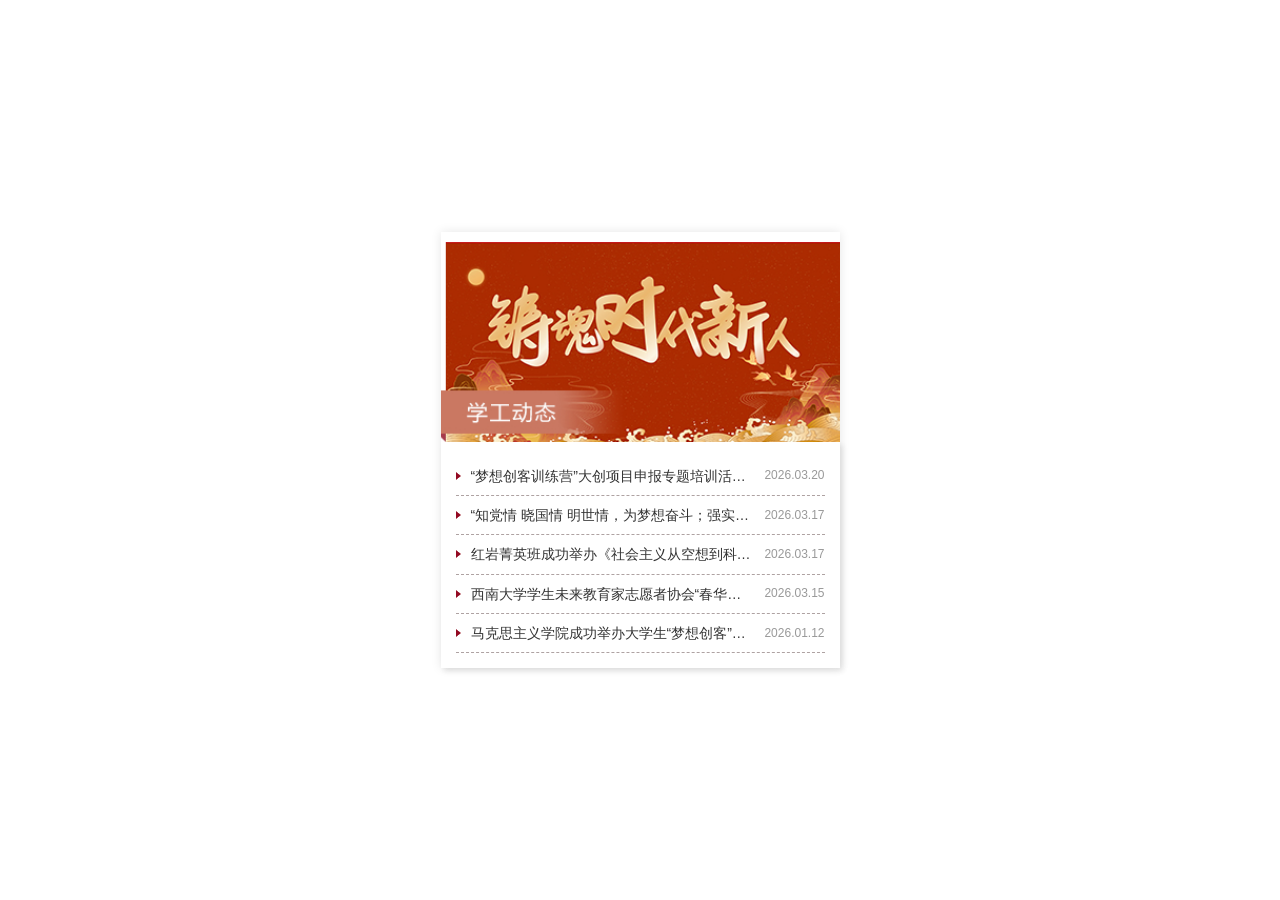
<file: 网页区块/index.html>
<!DOCTYPE html>
<html lang="zh-CN">
<head>
    <meta charset="UTF-8">
    <meta name="viewport" content="width=device-width, initial-scale=1.0">
    <title>马克思主义学院网页的一个区块</title>
    <link rel="stylesheet" href="style.css">
</head>
<body>
    <div class="container">
        <div class="title">
        </div>
        <div class="content">
            <div class="news-item">
                <span class="news-title">“梦想创客训练营”大创项目申报专题培训活动成功举办</span>
                <span class="news-date">2026.03.20</span>
            </div>
            <div class="news-item">
                <span class="news-title">“知党情 晓国情 明世情，为梦想奋斗；强实干 会巧干 肯苦干，为幸福打拼”主题班会顺利举行</span>
                <span class="news-date">2026.03.17</span>
            </div>
            <div class="news-item">
                <span class="news-title">红岩菁英班成功举办《社会主义从空想到科学的发展》主题读书会（一）</span>
                <span class="news-date">2026.03.17</span>
            </div>
            <div class="news-item">
                <span class="news-title">西南大学学生未来教育家志愿者协会“春华秋实·笃行志昂”新学期启动会暨团建活动圆满完成</span>
                <span class="news-date">2026.03.15</span>
            </div>
            <div class="news-item">
                <span class="news-title">马克思主义学院成功举办大学生“梦想创客”训练营</span>
                <span class="news-date">2026.01.12</span>
            </div>
        </div>
    </div>
</body>
</html>
</file>
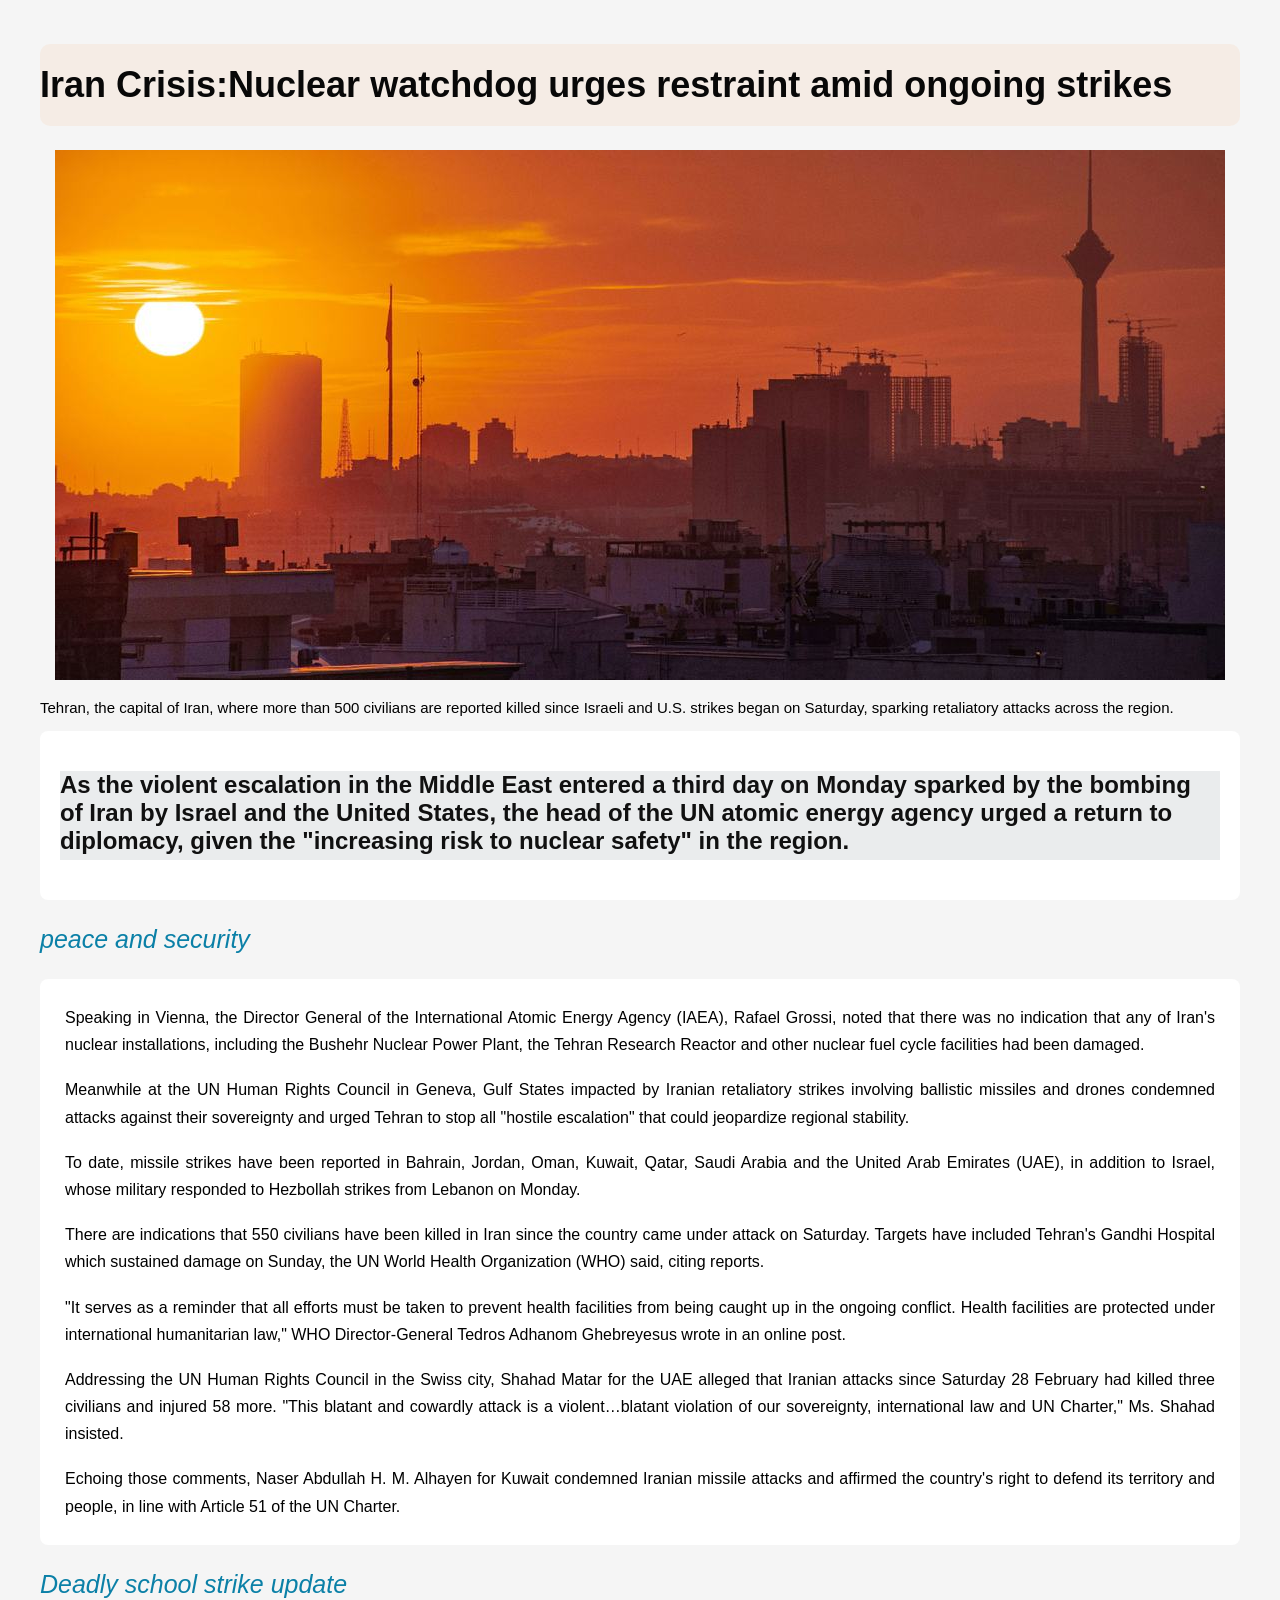
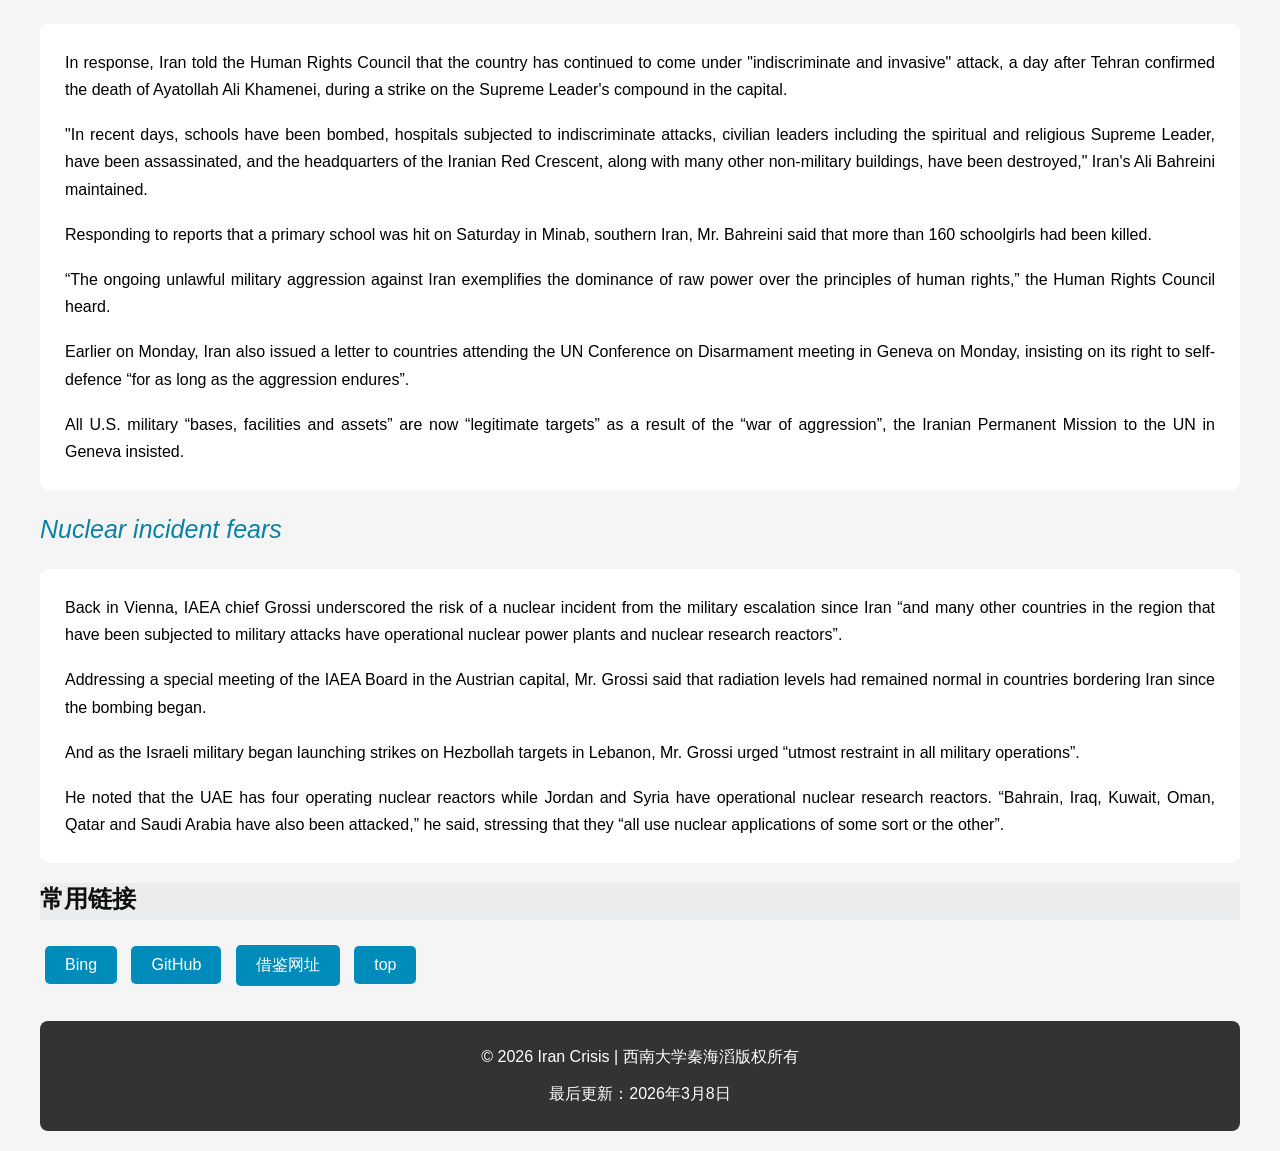
<file: 新闻框架练习/Iran Crisis.html>
<!DOCTYPE html>
<html lang="zh-CN" dir="ltr" >
<head>
    <meta charset="UTF-8">
    <meta name="viewport" content="width=device-width, initial-scale=1.0">
    <title>Iran Crisis</title>
    <style>
        body {
            font-family: "Microsoft YaHei", sans-serif;        
            max-width:1200px;
            margin: 0 auto;
            padding: 20px;
            background-color: #f5f5f5;
        }
        h1 {
            font-size: 36px;
            background-color: rgba(239, 159, 90, 0.1);
            color: rgb(8, 8, 8);
            padding: 20px 0;
            border-radius: 10px;
            text-decoration:none;
            cursor: pointer;
        }
        h1:hover {
        text-decoration: underline;
        color: #bd2949;
        }
        h2 {
            font-size: 24px;
            color: rgb(16, 16, 16);
            padding-bottom: 5px;
            background-color:#eaeced;
            text-decoration:none;
            cursor: pointer;
        }
        h2:hover {
        text-decoration: underline;
        }
        .intro {
            background-color: white;
            padding: 20px;
            border-radius: 8px;
            margin: 15px 0;
        }
        .page1,
        .page2,
        .page3 {
            background-color: white;
            padding: 25px;
            border-radius: 8px;
            margin: 20px 0;
            line-height: 1.7;
            text-align: justify;
        }  
        .page1 p,
        .page2 p,
        .page3 p {
            margin-bottom: 18px;
            margin-top: 0;
            text-decoration:none;
            cursor: pointer;
        }  
        .page1 p:hover,
        .page2 p:hover,
        .page3 p:hover{  
            text-decoration: underline;
        }
        .page1 p:last-child,
        .page2 p:last-child,
        .page3 p:last-child {
            margin-bottom: 0;
        }
        .smallheadline p{
            color:#0b80a7;
            font-size:25px;
            text-decoration:none;
            cursor: pointer;
        }
        .smallheadline p:hover{
            text-decoration: underline;
        }
        .link-section a {
            display: inline-block;
            margin: 5px;
            padding: 10px 20px;
            background-color: #008CBA;
            color: white;
            text-decoration: none;
            border-radius: 5px;
        }
        .link-section a:hover {
            background-color: #005f73;
        }
        .footer {
            text-align: center;
            margin-top: 30px;
            padding: 10px;
            background-color: #333;
            color: white;
            border-radius: 8px;
        }
    </style>
</head>
<body>
    <h1>Iran Crisis:Nuclear watchdog urges restraint amid ongoing strikes</h1>
    <div style="text-align:center;">
        <img src="./image/Iran.sunset.jpg">        
    </div>
    <div class="content_firstphoto">
        <p style="font-size: 15px;white-space:nowrap;">Tehran, the capital of Iran, where more than 500 civilians are reported killed since Israeli and U.S. strikes began on Saturday, sparking retaliatory attacks across the region.</p>
    </div>
    <div class="intro">
        <h2><strong>As the violent escalation in the Middle East entered a third day on Monday sparked 
            by the bombing of Iran by Israel and the United States,
            the head of the UN atomic energy agency urged a return to diplomacy, 
            given the "increasing risk to nuclear safety" in the region.</strong></h2>
    </div>
    <div class="smallheadline">
        <p><i>
            peace and security
        </p></i>
    </div>
    <div class="page1">
        <p>Speaking in Vienna, the Director General of the International Atomic Energy Agency (IAEA), Rafael Grossi, noted that there was no indication that any of Iran's nuclear installations, including the Bushehr Nuclear Power Plant, the Tehran Research Reactor and other nuclear fuel cycle facilities had been damaged.</p>
        
        <p>Meanwhile at the UN Human Rights Council in Geneva, Gulf States impacted by Iranian retaliatory strikes involving ballistic missiles and drones condemned attacks against their sovereignty and urged Tehran to stop all "hostile escalation" that could jeopardize regional stability.</p>
        
        <p>To date, missile strikes have been reported in Bahrain, Jordan, Oman, Kuwait, Qatar, Saudi Arabia and the United Arab Emirates (UAE), in addition to Israel, whose military responded to Hezbollah strikes from Lebanon on Monday.</p>
        
        <p>There are indications that 550 civilians have been killed in Iran since the country came under attack on Saturday. Targets have included Tehran's Gandhi Hospital which sustained damage on Sunday, the UN World Health Organization (WHO) said, citing reports.</p>
        
        <p>"It serves as a reminder that all efforts must be taken to prevent health facilities from being caught up in the ongoing conflict. Health facilities are protected under international humanitarian law," WHO Director-General Tedros Adhanom Ghebreyesus wrote in an online post.</p>
        
        <p>Addressing the UN Human Rights Council in the Swiss city, Shahad Matar for the UAE alleged that Iranian attacks since Saturday 28 February had killed three civilians and injured 58 more. "This blatant and cowardly attack is a violent…blatant violation of our sovereignty, international law and UN Charter," Ms. Shahad insisted.</p>
        
        <p>Echoing those comments, Naser Abdullah H. M. Alhayen for Kuwait condemned Iranian missile attacks and affirmed the country's right to defend its territory and people, in line with Article 51 of the UN Charter.</p>
    </div>
    <div class="smallheadline">
        <p><i>
            Deadly school strike update
        </p></i>
    </div>
    <div class="page2">
        <p>In response, Iran told the Human Rights Council that the country has continued to come under "indiscriminate and invasive" attack, a day after Tehran confirmed the death of Ayatollah Ali Khamenei, during a strike on the Supreme Leader's compound in the capital.</p>
        
        <p>"In recent days, schools have been bombed, hospitals subjected to indiscriminate attacks, civilian leaders including the spiritual and religious Supreme Leader, have been assassinated, and the headquarters of the Iranian Red Crescent, along with many other non-military buildings, have been destroyed," Iran's Ali Bahreini maintained.</p>
        
        <p>Responding to reports that a primary school was hit on Saturday in Minab, southern Iran, Mr. Bahreini said that more than 160 schoolgirls had been killed.</p>
        
        <p>“The ongoing unlawful military aggression against Iran exemplifies the dominance of raw power over the principles of human rights,” the Human Rights Council heard.</p>
        
        <p>Earlier on Monday, Iran also issued a letter to countries attending the UN Conference on Disarmament meeting in Geneva on Monday, insisting on its right to self-defence “for as long as the aggression endures”.</p>
        
        <p>All U.S. military “bases, facilities and assets” are now “legitimate targets” as a result of the “war of aggression”, the Iranian Permanent Mission to the UN in Geneva insisted.</p>
    </div>
    <div class="smallheadline">
        <p><i>
            Nuclear incident fears
        </p></i>
    </div>
    <div class="page3">
        <p>Back in Vienna, IAEA chief Grossi underscored the risk of a nuclear incident from the military escalation since Iran “and many other countries in the region that have been subjected to military attacks have operational nuclear power plants and nuclear research reactors”.</p>
        <p>Addressing a special meeting of the IAEA Board in the Austrian capital, Mr. Grossi said that radiation levels had remained normal in countries bordering Iran since the bombing began. </p>
        <p>And as the Israeli military began launching strikes on Hezbollah targets in Lebanon, Mr. Grossi urged “utmost restraint in all military operations”.</p>
        <p>He noted that the UAE has four operating nuclear reactors while Jordan and Syria have operational nuclear research reactors. “Bahrain, Iraq, Kuwait, Oman, Qatar and Saudi Arabia have also been attacked,” he said, stressing that they “all use nuclear applications of some sort or the other”. </p>
    </div>

    <div class="link-section">
        <h2>常用链接</h2>
        <a href="https://cn.bing.com/?mkt=zh-CN&ensearch=1&FORM=BEHPTB" target="_blank">Bing</a>
        <a href="https://github.com/SWUQinht/Practice/tree/main" target="_blank" >GitHub</a>
        <a href="https://news.un.org/en/story/2026/03/1167064" target="_blank">借鉴网址</a>
        <a href="#top">top</a>
    </div>
    <div class="footer">
        <p>© 2026 Iran Crisis | 西南大学秦海滔版权所有</p>
        <p>最后更新：2026年3月8日</p>
    </div>
</body>
</html>
</file>
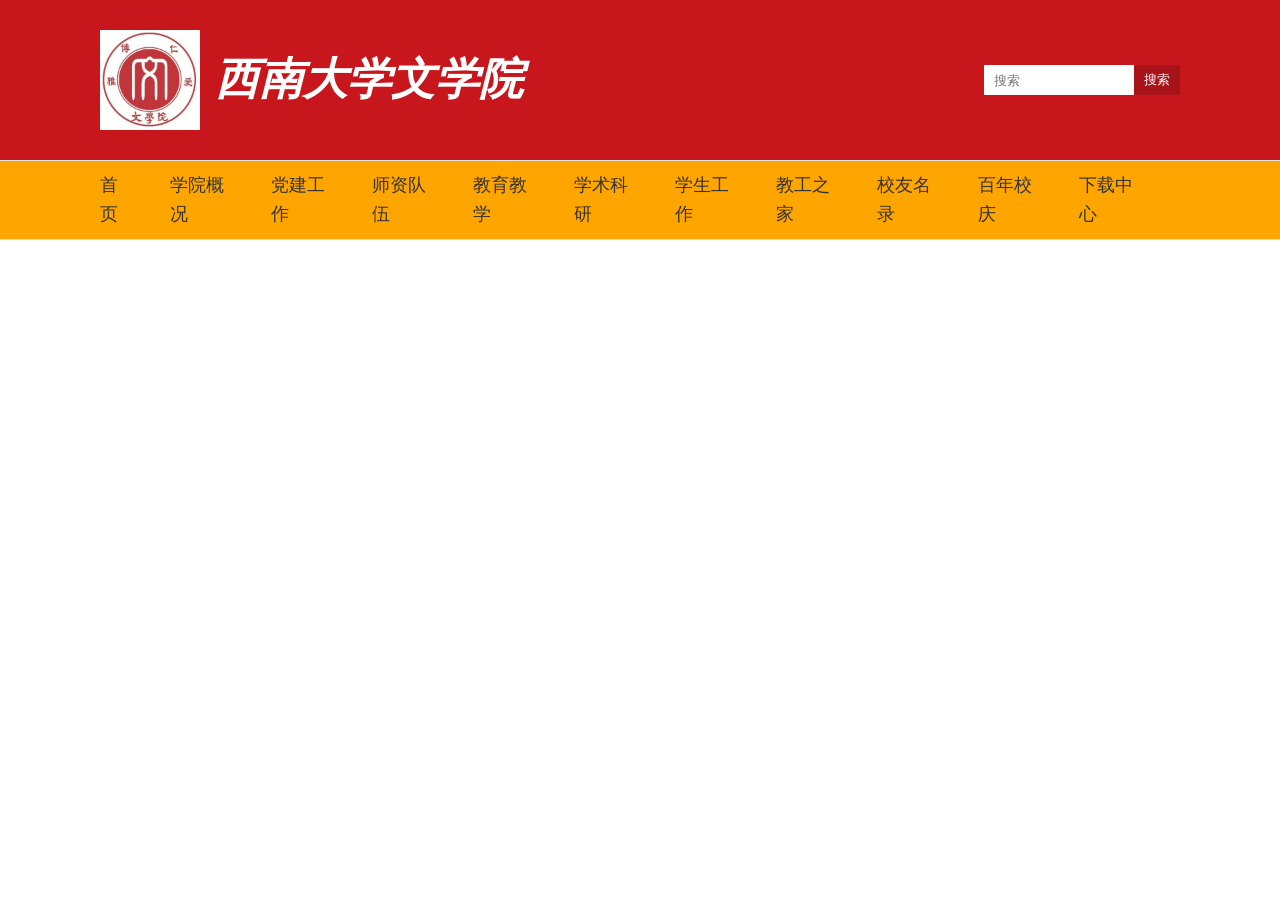
<file: 西南大学文学院/文学院主页面框架.html>
<!DOCTYPE html>
<html lang="zh-CN" dir="ltr">
<head>
    <meta charset="UTF-8">
    <meta name="viewport" content="width=device-width,initial-scale=1.0">
    <title>西南大学文学院</title>
    <link rel="stylesheet" href="style.css">
</head>
<body>
    <header>
        <div class="top-header">
            <div class="logo-section">
                <img src="./logo.jpg" class="logo">
                <div class="college-name">西南大学文学院</div>
            </div>
            <div class="search-section">
                <input type="text" placeholder="搜索" class="search-input">
                <button class="search-button">搜索</button>
            </div>
        </div>
        <nav class="nav-menu">
            <ul>
                <li class="nLi">
                    <h3><a href="#">首页</a></h3>
                </li>
                <li class="nLi">
                    <h3><a href="#">学院概况</a></h3>
                    <ul class="sub">
                        <li><a href="#">学院简介</a></li>
                        <li><a href="#">现任领导</a></li>
                        <li><a href="#">历任领导</a></li>
                        <li><a href="#">组织机构</a></li>
                        <li><a href="#">办公电话</a></li>
                    </ul>
                </li>
                <li class="nLi">
                    <h3><a href="#">党建工作</a></h3>
                    <ul class="sub">
                        <li><a href="#">党建情况</a></li>
                        <li><a href="#">党务公开</a></li>
                        <li><a href="#">支部动态</a></li>
                        <li><a href="#">学习园地</a></li>
                    </ul>
                </li>
                <li class="nLi">
                    <h3><a href="#">师资队伍</a></h3>
                    <ul class="sub">
                        <li><a href="#">教授（研究员）</a></li>
                        <li><a href="#">副教授（副研究员）</a></li>
                        <li><a href="#">讲师（助理研究员）</a></li>
                        <li><a href="#">博士导师</a></li>
                        <li><a href="#">硕士导师</a></li>
                        <li><a href="#">历届教授风采</a></li>
                        <li><a href="#">博士学位</a></li>
                        <li><a href="#">在读博士</a></li>
                        <li><a href="#">退休教师</a></li>
                    </ul>
                </li>
                <li class="nLi">
                    <h3><a href="#">教育教学</a></h3>
                    <ul class="sub">
                        <li><a href="#">本科生教育</a></li>
                        <li><a href="#">研究生教育</a></li>
                        <li><a href="#">网络与继续教育</a></li>
                        <li><a href="#">辅修专业</a></li>
                        <li><a href="#">学科专业</a></li>
                        <li><a href="#">规章制度</a></li>
                        <li><a href="#">精品课程</a></li>
                        <li><a href="#">培养方案</a></li>
                        <li><a href="#">教学大纲</a></li>
                        <li><a href="#">实践教学</a></li>
                        <li><a href="#">各类培训</a></li>
                    </ul>
                </li>
                <li class="nLi">
                    <h3><a href="#">学术科研</a></h3>
                    <ul class="sub">
                        <li><a href="#">学术动态</a></li>
                        <li><a href="#">科研概况</a></li>
                        <li><a href="#">科研项目</a></li>
                        <li><a href="#">学术论文</a></li>
                        <li><a href="#">学术著作</a></li>
                        <li><a href="#">科研获奖</a></li>
                        <li><a href="#">学术交流</a></li>
                        <li><a href="#">名师讲坛</a></li>
                        <li><a href="#">研究机构</a></li>
                        <li><a href="#">《后学衡》</a></li>
                    </ul>
                </li>
                <li class="nLi">
                    <h3><a href="#">学生工作</a></h3>
                    <ul class="sub">
                        <li><a href="#">学生动态</a></li>
                        <li><a href="#">学院团委</a></li>
                        <li><a href="#">院学生会</a></li>
                        <li><a href="#">研究生会</a></li>
                        <li><a href="#">社团风采</a></li>
                        <li><a href="#">规章制度</a></li>
                        <li><a href="#">评优评奖</a></li>
                        <li><a href="#">帮困助学</a></li>
                        <li><a href="#">学生实践</a></li>
                    </ul>
                </li>
                <li class="nLi">
                    <h3><a href="#">教工之家</a></h3>
                    <ul class="sub">
                        <li><a href="#">组织机构</a></li>
                        <li><a href="#">教职工活动</a></li>
                    </ul>
                </li>
                <li class="nLi">
                    <h3><a href="#">校友名录</a></h3>
                    <ul class="sub">
                        <li><a href="#">博士研究生</a></li>
                        <li><a href="#">硕士研究生</a></li>
                        <li><a href="#">教育硕士</a></li>
                        <li><a href="#">高师硕士</a></li>
                        <li><a href="#">本科</a></li>
                        <li><a href="#">专科</a></li>
                        <li><a href="#">干部专修班</a></li>
                        <li><a href="#">国家级培训班</a></li>
                        <li><a href="#">省市级培训班</a></li>
                    </ul>
                </li>
                <li class="nLi">
                    <h3><a href="#">百年校庆</a></h3>
                    <ul class="sub">
                        <li><a href="#">校庆公告</a></li>
                        <li><a href="#">校庆动态</a></li>
                        <li><a href="#">学院风采</a></li>
                        <li><a href="#">学院记忆</a></li>
                        <li><a href="#">吴宓基金</a></li>
                    </ul>
                </li>
                <li class="nLi">
                    <h3><a href="#">下载中心</a></h3>
                </li>
            </ul>
        </nav>
    </header>
    <main>
        <!-- 主要内容 -->
    </main>
    <footer>
        <!-- 页脚信息 -->
    </footer>
</body>
</html>
</file>
<file: 网页区块/style.css>
* {
    margin: 0;
    padding: 0;
    box-sizing: border-box;
}
body {
    font-family: Arial, Helvetica,sans-serif;
    line-height: 1.6;
    display: flex;
    justify-content: center;
    align-items: center;
    min-height: 100vh;
}
.container {
    width: 399px;
    box-shadow: 0 0 10px rgba(0, 0, 0, 0.1);
    margin: 0 auto;
}
.title {
    height: 200px;
    background: url(./标题图.jpg) no-repeat center/cover;
    position: relative;
    margin-top: 10px;
}
.content {
    background-color: white;
    padding: 15px;
    box-shadow: 3px 3px 5px rgba(43, 39, 39, 0.1);
}
.news-item {
    display: flex;
    align-items: center;
    padding: 8px 0 8px 15px;
    border-bottom: 1px dashed #aea2a2;
    background: url(./小三角指向图.gif) no-repeat 0 center;
}
.news-title {
    flex: 1;
    font-size: 14px;
    color: #333;
    white-space: nowrap;
    overflow: hidden;
    text-overflow: ellipsis;
    text-decoration: none;
    cursor: pointer;
}
.news-title:hover {
    color: #c0392b;
    text-decoration: underline;
}
.news-date {
    font-size: 12px;
    color: #999;
    margin-left: 10px;
    white-space: nowrap;
}
</file>
<file: 西南大学文学院/style.css>
* {
    margin: 0;
    padding: 0;
    box-sizing: border-box;
}
body {
    font-family: "Times New Roman", "SimSun", serif;
    line-height: 1.6;
}
/* 头部样式 */
header {
    width: 100%;
}
/* 顶部红色区域 */
.top-header {
    background-color: #c8161d;
    display: flex;
    align-items: center;
    justify-content: space-between;
    padding: 0 100px;
    height: 160px;
}
/* logo和学院名称 */
.logo-section {
    display: flex;
    align-items: center;
}
.logo {
    width: 100px;
    height: 100px;
    margin-right: 15px;
}
.college-name {
    font-size: 44px;
    color: white;
    font-weight: bold;
    font-style: italic;
}
/* 搜索框 */
.search-section {
    display: flex;
    align-items: center;
}
.search-input {
    padding: 5px 10px;
    border: none;
    border-radius: 0;
    height: 30px;
    width: 150px;
}
.search-button {
    background-color: #a8131a;
    color: white;
    border: none;
    height: 30px;
    padding: 0 10px;
    cursor: pointer;
}
/* 导航菜单 */
.nav-menu {
    background-color: orange;
    border-top: 1px solid #e0e0e0;
    border-bottom: 1px solid #e0e0e0;
    position: relative;
}
.nav-menu > ul {
    list-style: none;
    display: flex;
    padding: 0 100px;
}
.nav-menu .nLi {
    margin-right: 40px;
    position: relative;
}
.nav-menu h3 {
    margin: 30;
}
.nav-menu h3 a {
    display: block;
    padding: 10px 0;
    color: #333;
    text-decoration: none;
    font-size: 18px;
    font-weight: normal;
}
.nav-menu h3 a:hover {
    color: #c8161d;
}
/* 下拉菜单 */
.nav-menu .sub {
    position: absolute;
    top: 100%;
    left: 0;
    width: 180px;
    background-color: white;
    border: 1px solid #e0e0e0;
    box-shadow: 0 2px 4px rgba(0,0,0,0.01);
    display: none;
    z-index: 1000;
}
.nav-menu .nLi:hover .sub {
    display: block;
}
.nav-menu .sub li {
    margin: 0;
    border-bottom: 1px solid #f0f0f0;
}
.nav-menu .sub li:last-child {
    border-bottom: none;
}
.nav-menu .sub a {
    display: block;
    padding: 8px 15px;
    color: #333;
    text-decoration: none;
    font-size: 14px;
}
.nav-menu .sub a:hover {
    background-color: #f5f5f5;
    color: #c8161d;
}
</file>
